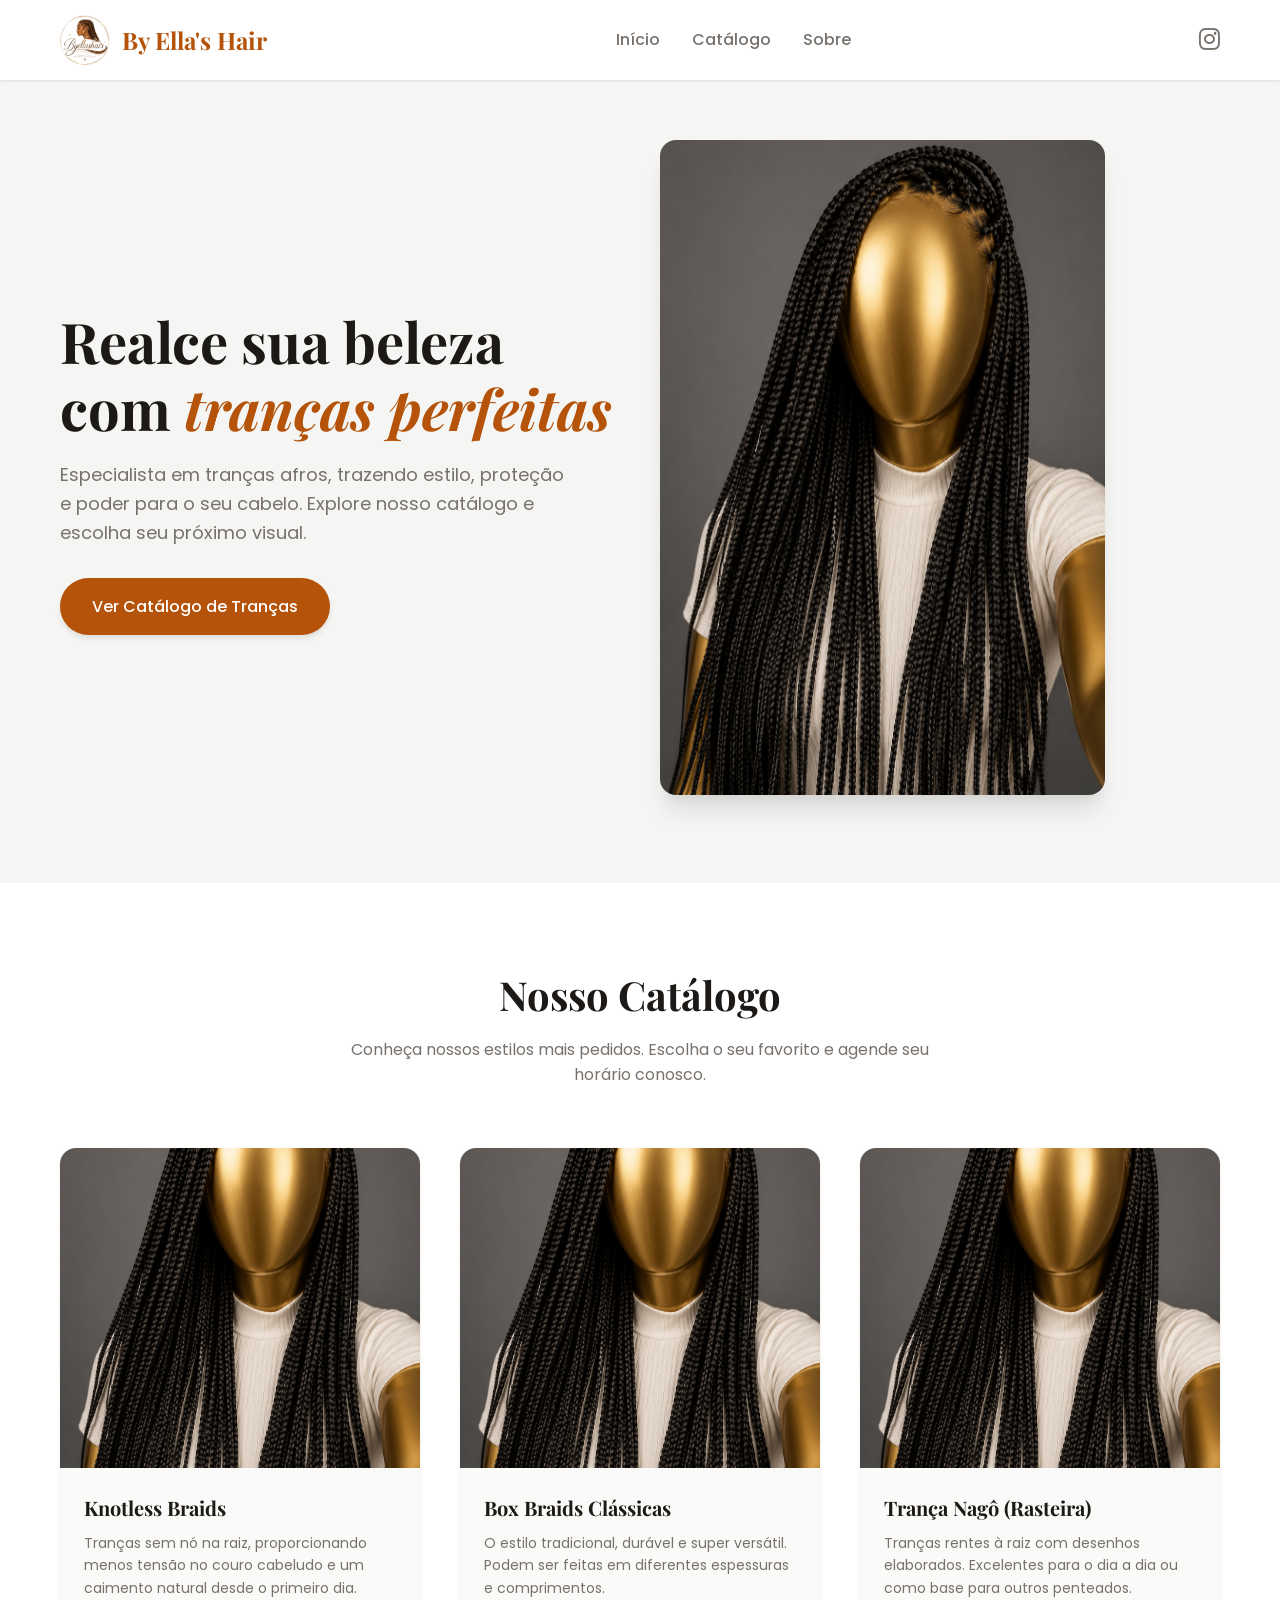
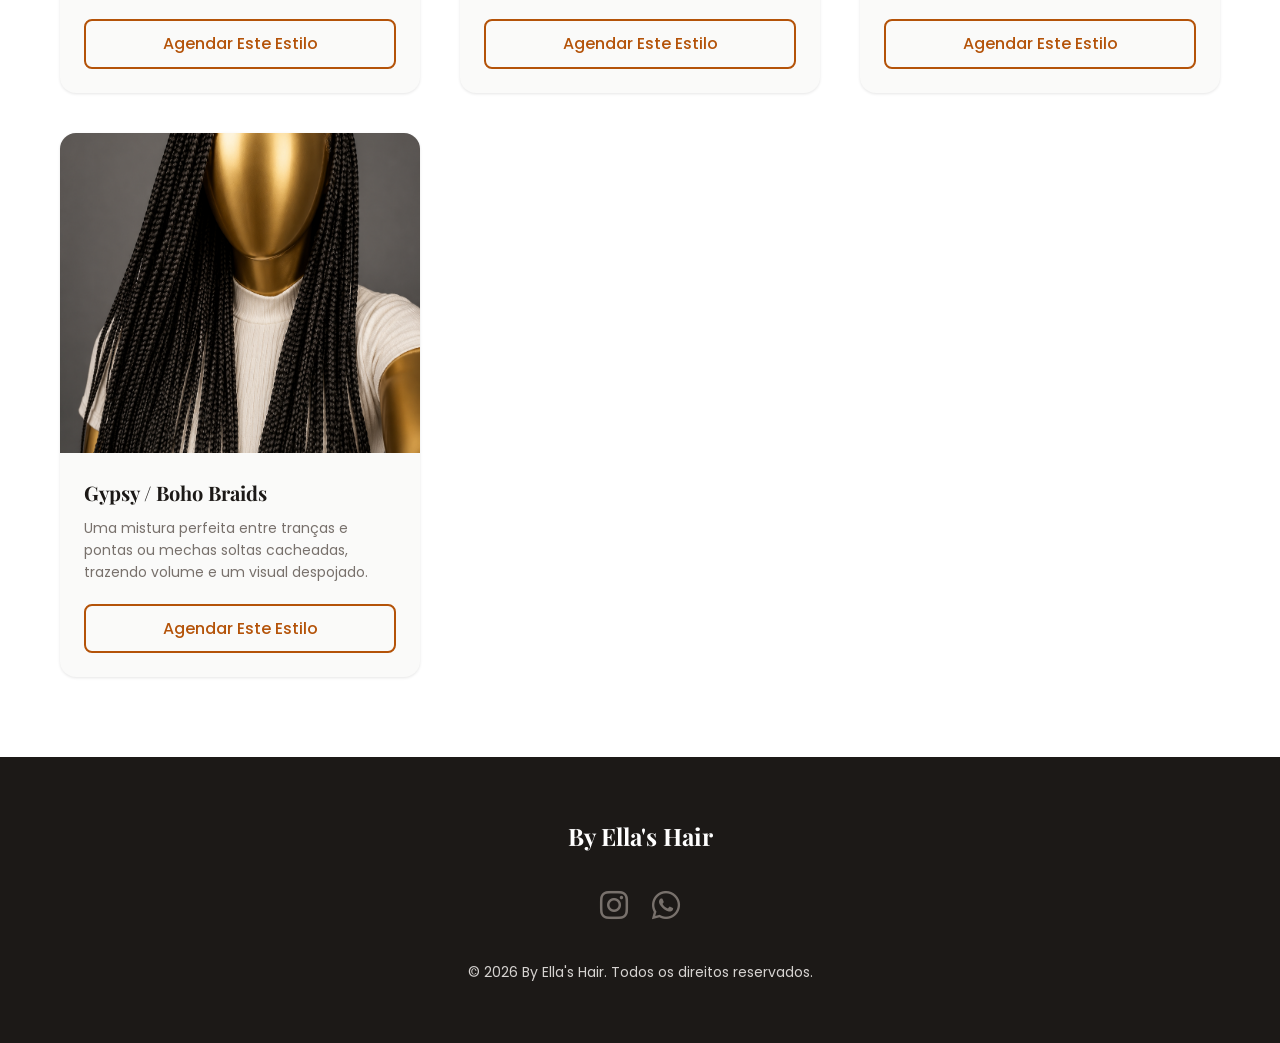
<file: byellashair/index.html>
<!DOCTYPE html>
<html lang="pt-BR">

<head>
    <meta charset="UTF-8">
    <meta name="viewport" content="width=device-width, initial-scale=1.0">
    <link rel="shortcut icon" href="https://scontent-gig4-1.cdninstagram.com/v/t51.82787-19/697000793_18111296794727388_4230580402927319361_n.jpg?stp=dst-jpg_s150x150_tt6&_nc_cat=110&ccb=7-5&_nc_sid=f7ccc5&efg=eyJ2ZW5jb2RlX3RhZyI6InByb2ZpbGVfcGljLnd3dy4xMDgwLkMzIn0%3D&_nc_ohc=o_GZkZ6OytYQ7kNvwEC_w-Z&_nc_oc=AdoMn7Ym5_gd14VCL--lOG_o0BmN57ec71hnjCtlh7grWa0_juFRApNPM6Ul3wKkXKBWy8e0-d58LMoY4wJJOXy5&_nc_zt=24&_nc_ht=scontent-gig4-1.cdninstagram.com&_nc_gid=D-9dy0Cxcl3Iv30zI6jXBg&_nc_ss=7b6a8&oh=00_AQBtKaRmW55eLkmBdXPWbf9hW6Txd3BmDVblesvEQML_2Q&oe=6A51B93A" type="image/x-icon">
    <title>By Ella's Hair | Catálogo de Tranças</title>
    <!-- Ícones do FontAwesome -->
    <link href="https://cdnjs.cloudflare.com/ajax/libs/font-awesome/6.0.0/css/all.min.css" rel="stylesheet">
    <!-- Arquivo CSS Externo -->
    <link rel="stylesheet" href="style.css">
</head>

<body>

    <!-- Navbar -->
    <nav class="navbar">
        <div class="container nav-content">
            <div class="logo">
                <img src="assets/byellasHairLogo-removebg-preview.png" alt="Logo By Ella's Hair" class="logo-img">
                <span class="brand-font">By Ella's Hair</span>
            </div>
            <div class="nav-links">
                <a href="#inicio">Início</a>
                <a href="#catalogo">Catálogo</a>
                <a href="#sobre">Sobre</a>
            </div>
            <div class="nav-social">
                <a href="https://www.instagram.com/byellashair/" target="_blank">
                    <i class="fab fa-instagram"></i>
                </a>
            </div>
        </div>
    </nav>

    <!-- Hero Section -->
    <section id="inicio" class="hero">
        <div class="container hero-content">
            <div class="hero-text">
                <h1>Realce sua beleza com <span class="highlight italic">tranças perfeitas</span></h1>
                <p>Especialista em tranças afros, trazendo estilo, proteção e poder para o seu cabelo. Explore nosso
                    catálogo e escolha seu próximo visual.</p>
                <a href="#catalogo" class="btn-primary">Ver Catálogo de Tranças</a>
            </div>
            <div class="hero-image-wrapper">
                <img src="assets/boxBraid.png"
                    alt="Mulher com tranças" class="hero-image">
            </div>
        </div>
    </section>

    <!-- Seção de Catálogo -->
    <section id="catalogo" class="catalog">
        <div class="container">
            <div class="section-header">
                <h2>Nosso Catálogo</h2>
                <p>Conheça nossos estilos mais pedidos. Escolha o seu favorito e agende seu horário conosco.</p>
            </div>

            <!-- Grid do Catálogo -->
            <div class="catalog-grid">

                <!-- Item 1 -->
                <div class="card">
                    <div class="card-image-wrapper">
                        <img src="assets/boxBraid.png"
                            alt="Knotless Braids" class="card-img">
                    </div>
                    <div class="card-content">
                        <h3>Knotless Braids</h3>
                        <p>Tranças sem nó na raiz, proporcionando menos tensão no couro cabeludo e um caimento natural
                            desde o primeiro dia.</p>
                        <a href="https://wa.me/SEUNUMERO?text=Olá!%20Gostaria%20de%20agendar%20Knotless%20Braids."
                            target="_blank" class="btn-outline">Agendar Este Estilo</a>
                    </div>
                </div>

                <!-- Item 2 -->
                <div class="card">
                    <div class="card-image-wrapper">
                        <img src="assets/boxBraid.png"
                            alt="Box Braids" class="card-img">
                    </div>
                    <div class="card-content">
                        <h3>Box Braids Clássicas</h3>
                        <p>O estilo tradicional, durável e super versátil. Podem ser feitas em diferentes espessuras e
                            comprimentos.</p>
                        <a href="https://wa.me/SEUNUMERO?text=Olá!%20Gostaria%20de%20agendar%20Box%20Braids."
                            target="_blank" class="btn-outline">Agendar Este Estilo</a>
                    </div>
                </div>

                <!-- Item 3 -->
                <div class="card">
                    <div class="card-image-wrapper">
                        <img src="assets/boxBraid.png"
                            alt="Trança Nagô" class="card-img">
                    </div>
                    <div class="card-content">
                        <h3>Trança Nagô (Rasteira)</h3>
                        <p>Tranças rentes à raiz com desenhos elaborados. Excelentes para o dia a dia ou como base para
                            outros penteados.</p>
                        <a href="https://wa.me/SEUNUMERO?text=Olá!%20Gostaria%20de%20agendar%20Trança%20Nagô."
                            target="_blank" class="btn-outline">Agendar Este Estilo</a>
                    </div>
                </div>

                <!-- Item 4 -->
                <div class="card">
                    <div class="card-image-wrapper">
                        <img src="assets/boxBraid.png"
                            alt="Gypsy Braids" class="card-img">
                    </div>
                    <div class="card-content">
                        <h3>Gypsy / Boho Braids</h3>
                        <p>Uma mistura perfeita entre tranças e pontas ou mechas soltas cacheadas, trazendo volume e um
                            visual despojado.</p>
                        <a href="https://wa.me/SEUNUMERO?text=Olá!%20Gostaria%20de%20agendar%20Gypsy%20Braids."
                            target="_blank" class="btn-outline">Agendar Este Estilo</a>
                    </div>
                </div>

            </div>
        </div>
    </section>

    <!-- Footer / Contato -->
    <footer class="footer">
        <div class="container">
            <h3 class="brand-font">By Ella's Hair</h3>
            <div class="footer-social">
                <a href="https://www.instagram.com/byellashair/" target="_blank"><i class="fab fa-instagram"></i></a>
                <a href="https://wa.me/SEUNUMERO" target="_blank"><i class="fab fa-whatsapp"></i></a>
            </div>
            <p>© 2026 By Ella's Hair. Todos os direitos reservados.</p>
        </div>
    </footer>

</body>

</html>
</file>
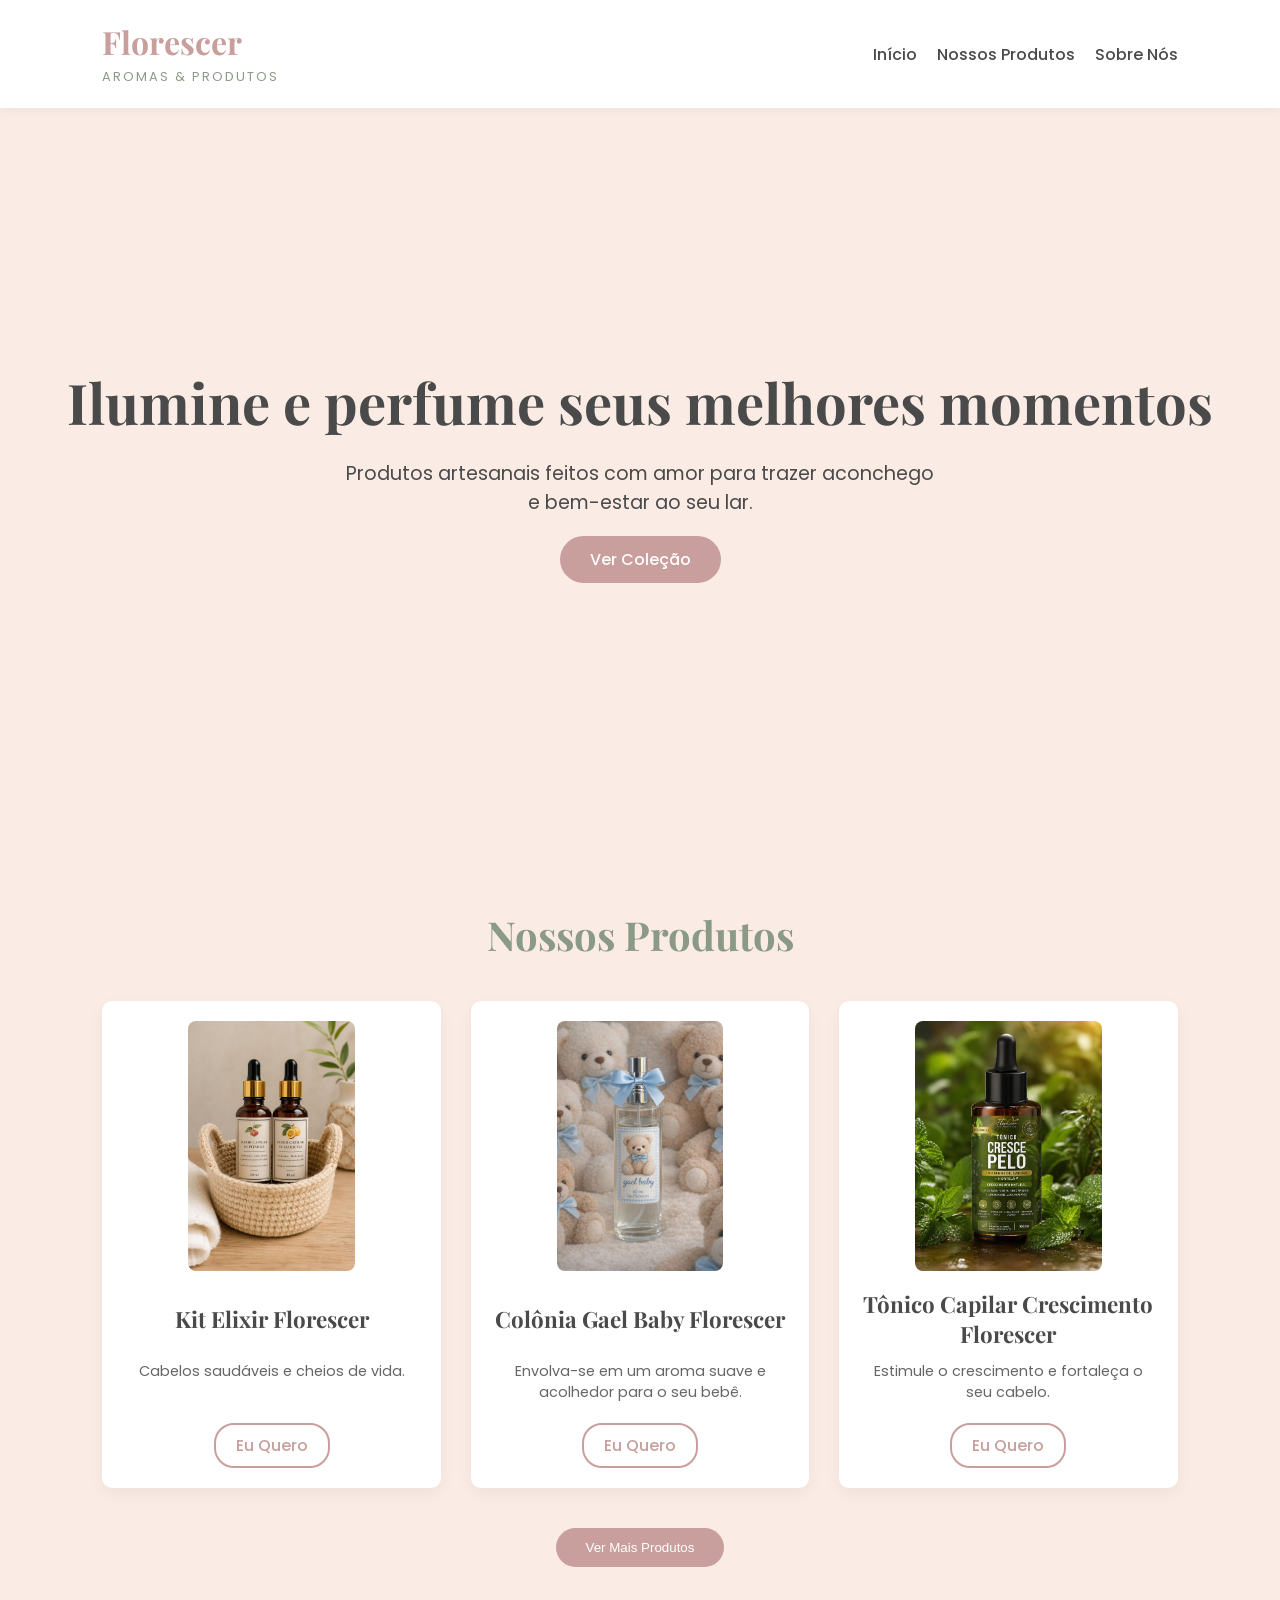
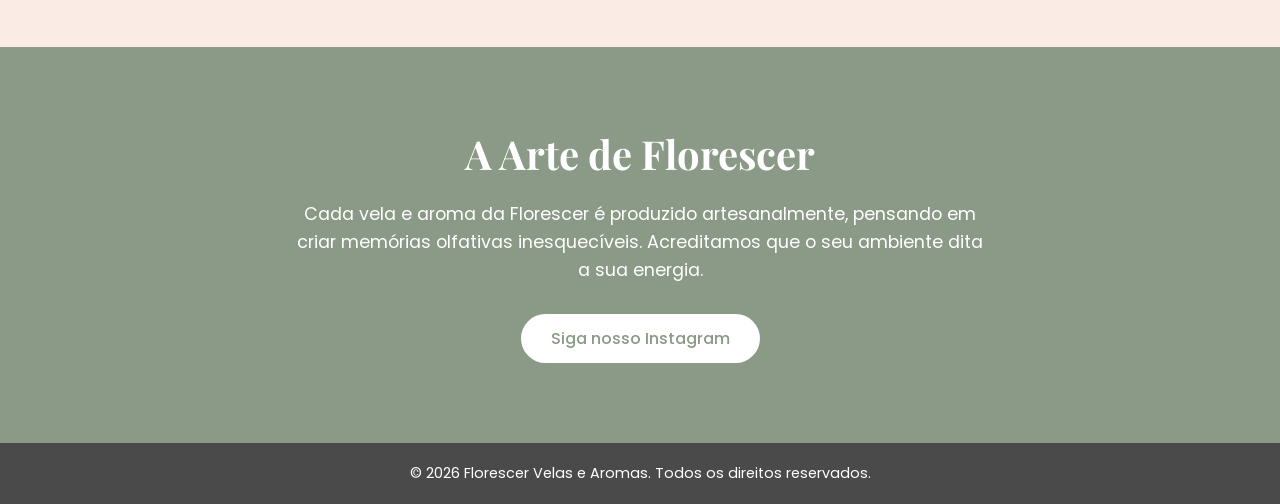
<file: florescer/index.html>
<!DOCTYPE html>
<html lang="pt-BR">

<head>
    <meta charset="UTF-8">
    <meta name="viewport" content="width=device-width, initial-scale=1.0">
    <title>Florescer | Aromas & Produtos</title>
    <link rel="stylesheet" href="style.css">
    <link
        href="https://fonts.googleapis.com/css2?family=Playfair+Display:ital,wght@0,400;0,600;1,400&family=Poppins:wght@300;400;500&display=swap"
        rel="stylesheet">
</head>

<body>

    <header>
        <div class="logo">
            <h1>Florescer</h1>
            <span>Aromas & Produtos</span>
        </div>
        <nav>
            <ul>
                <li><a href="#home">Início</a></li>
                <li><a href="#produtos">Nossos Produtos</a></li>
                <li><a href="#sobre">Sobre Nós</a></li>
            </ul>
        </nav>
    </header>

    <section id="home" class="hero">
        <div class="hero-content">
            <h2>Ilumine e perfume seus melhores momentos</h2>
            <p>Produtos artesanais feitos com amor para trazer aconchego e bem-estar ao seu lar.</p>
            <a href="#produtos" class="btn">Ver Coleção</a>
        </div>
    </section>

<section id="produtos" class="products">
    <h3>Nossos Produtos</h3>
    <div class="product-grid">

        <div class="card">
            <img src="assets/kitelixir.jpeg" alt="kit elixir florescer" class="product-image">
            <h4>Kit Elixir Florescer</h4>
            <p>Cabelos saudáveis e cheios de vida.</p>
            <a href="https://wa.me/5521969667503?text=Olá,%20quero%20encomendar%20o%20kit%20elixir%20florescer"
                target="_blank" class="btn-outline">Eu Quero</a>
        </div>

        <div class="card">
            <img src="assets/coloniagaelbaby.jpeg" alt="Colônia Gael Baby Florescer" class="product-image">
            <h4>Colônia Gael Baby Florescer</h4>
            <p>Envolva-se em um aroma suave e acolhedor para o seu bebê.</p>
            <a href="https://wa.me/5521969667503?text=Olá,%20quero%20encomendar%20a%20colônia%20gael%20baby%20florescer"
                target="_blank" class="btn-outline">Eu Quero</a>
        </div>

        <div class="card">
            <img src="assets/tônicocrescepelo.jpeg" alt="Foto do Tônico Capilar Crescimento Florescer"
                class="product-image">
            <h4>Tônico Capilar Crescimento Florescer</h4>
            <p>Estimule o crescimento e fortaleça o seu cabelo.</p>
            <a href="https://wa.me/5521969667503?text=Olá,%20quero%20encomendar%20o%20tônico%20capilar%20de%20crescimento%20florescer"
                target="_blank" class="btn-outline">Eu Quero</a>
        </div>

        <div class="card produto-oculto">
            <img src="assets/banhodefresia.jpeg" alt="banho de fresia" class="product-image">
            <h4>fragrância Banho de Frésia</h4>
            <p>Uma experiência de banho revitalizante com o aroma da frésia.</p>
            <a href="https://wa.me/5521969667503?text=Olá,%20quero%20encomendar%20o%20banho%20de%20fresia"
                target="_blank" class="btn-outline">Eu Quero</a>
        </div>

        <div class="card produto-oculto">
            <img src="assets/baseextraforte.jpeg" alt="Base Extra Forte" class="product-image">
            <h4>Base Extra Forte</h4>
            <p>Unhas fortes e saudáveis.</p>
            <a href="https://wa.me/5521969667503?text=Olá,%20quero%20encomendar%20a%20base%20extra%20forte" target="_blank"
                class="btn-outline">Eu Quero</a>
        </div>

    </div>

    <div class="btn-container">
        <button id="btn-ver-mais" class="btn">Ver Mais Produtos</button>
    </div>
</section>

    <section id="sobre" class="about">
        <div class="about-text">
            <h3>A Arte de Florescer</h3>
            <p>Cada vela e aroma da Florescer é produzido artesanalmente, pensando em criar memórias olfativas
                inesquecíveis. Acreditamos que o seu ambiente dita a sua energia.</p>
            <a href="https://www.instagram.com/florescervelasearomas_/" target="_blank" class="btn-social">
                Siga nosso Instagram
            </a>
        </div>
    </section>

    <footer>
        <p>&copy; 2026 Florescer Velas e Aromas. Todos os direitos reservados.</p>
    </footer>
    <script src="script.js" defer></script>
</body>

</html>
</file>
<file: byellashair/style.css>
/* =========================================
   1. FONTES E VARIÁVEIS
   ========================================= */
@import url('https://fonts.googleapis.com/css2?family=Playfair+Display:ital,wght@0,400;0,600;0,700;1,400&family=Poppins:wght@300;400;500;600&display=swap');

:root {
    /* Paleta de Cores */
    --bg-main: #fafaf9;
    --bg-surface: #ffffff;
    --bg-card: #fafaf9;
    --bg-muted: #f5f5f4;
    --bg-dark: #1c1917;

    --text-main: #292524;
    --text-dark: #1c1917;
    --text-muted: #78716c;
    --text-light: #d6d3d1;

    --primary: #b45309;
    --primary-hover: #92400e;
    --instagram: #db2777;

    /* Tamanhos Base */
    --container-width: 1200px;
    --nav-height: 80px;
}

/* =========================================
2. RESET GERAL E TIPOGRAFIA
   ========================================= */
* {
    margin: 0;
    padding: 0;
    box-sizing: border-box;
}

html {
    scroll-behavior: smooth;
}

body {
    font-family: 'Poppins', sans-serif;
    background-color: var(--bg-main);
    color: var(--text-main);
    line-height: 1.6;
}

h1,
h2,
h3,
.brand-font {
    font-family: 'Playfair Display', serif;
}

.italic {
    font-style: italic;
}

.highlight {
    color: var(--primary);
}

a {
    text-decoration: none;
}

ul {
    list-style: none;
}

/* Container Principal */
.container {
    width: 100%;
    max-width: var(--container-width);
    margin: 0 auto;
    padding: 0 20px;
}

/* =========================================
3. BARRA DE NAVEGAÇÃO (NAVBAR)
   ========================================= */
.navbar {
    position: fixed;
    top: 0;
    width: 100%;
    height: var(--nav-height);
    background-color: rgba(255, 255, 255, 0.95);
    backdrop-filter: blur(10px);
    box-shadow: 0 1px 3px rgba(0, 0, 0, 0.1);
    z-index: 1000;
}

.nav-content {
    display: flex;
    justify-content: space-between;
    align-items: center;
    height: 100%;
}
/* Container da logo para alinhar imagem e texto lado a lado */
.logo {
    display: flex;
    align-items: center;
    gap: 12px;
    /* Espaçamento entre a imagem e o nome */
}

/* Restringe o tamanho da imagem da logo */
.logo-img {
    height: 50px;
    /* Altura ideal para caber na navbar de 80px */
    width: auto;
    /* Mantém a proporção original da imagem */
    object-fit: contain;
}

.logo span {
    font-size: 1.5rem;
    font-weight: 700;
    color: var(--primary);
}

.nav-links {
    display: flex;
    gap: 2rem;
}

.nav-links a {
    color: var(--text-muted);
    font-weight: 500;
    transition: color 0.3s;
}

.nav-links a:hover {
    color: var(--primary);
}

.nav-social a {
    font-size: 1.5rem;
    color: var(--text-muted);
    transition: color 0.3s;
}

.nav-social a:hover {
    color: var(--instagram);
}

/* =========================================
4. HERO SECTION (INÍCIO)
   ========================================= */
.hero {
    padding-top: calc(var(--nav-height) + 60px);
    padding-bottom: 80px;
    background-color: var(--bg-muted);
}

.hero-content {
    display: flex;
    align-items: center;
    justify-content: space-between;
    gap: 40px;
}

.hero-text {
    flex: 1;
}

.hero-text h1 {
    font-size: 3.5rem;
    color: var(--text-dark);
    line-height: 1.2;
    margin-bottom: 20px;
}

.hero-text p {
    font-size: 1.125rem;
    color: var(--text-muted);
    margin-bottom: 30px;
    max-width: 90%;
}

.hero-image-wrapper {
    flex: 1;
}

.hero-image {
    width: 445px;
    height: 655px;
    object-fit:cover;
    border-radius: 16px;
    box-shadow: 0 20px 25px -5px rgba(0, 0, 0, 0.1), 0 10px 10px -5px rgba(0, 0, 0, 0.04);
}

/* Botões */
.btn-primary {
    display: inline-block;
    background-color: var(--primary);
    color: #fff;
    padding: 16px 32px;
    border-radius: 50px;
    font-weight: 500;
    box-shadow: 0 4px 6px -1px rgba(0, 0, 0, 0.1);
    transition: background-color 0.3s, transform 0.2s;
}

.btn-primary:hover {
    background-color: var(--primary-hover);
    transform: translateY(-2px);
}

/* =========================================
5. SEÇÃO DE CATÁLOGO
   ========================================= */
.catalog {
    padding: 80px 0;
    background-color: var(--bg-surface);
}

.section-header {
    
    margin-bottom: 60px;
    text-align: center;
}

.section-header h2 {
    font-size: 2.5rem;
    color: var(--text-dark);
    margin-bottom: 10px;
}

.section-header p {
    color: var(--text-muted);
    max-width: 600px;
    margin: 0 auto;
}

.catalog-grid {
    display: grid;
    grid-template-columns: repeat(3, 1fr);
    gap: 40px;
}

/* Cards do Catálogo */
.card {
    background-color: var(--bg-card);
    border-radius: 16px;
    overflow: hidden;
    box-shadow: 0 1px 3px rgba(0, 0, 0, 0.1);
    transition: box-shadow 0.3s, transform 0.3s;
}

.card:hover {
    box-shadow: 0 20px 25px -5px rgba(0, 0, 0, 0.1);
    transform: translateY(-5px);
}

.card-image-wrapper {
    height: 320px;
    overflow: hidden;
}

.card-img {
    width: 100%;
    height: 100%;
    object-fit: cover;
    transition: transform 0.5s;
}

.card:hover .card-img {
    transform: scale(1.05);
}

.card-content {
    padding: 24px;
}

.card-content h3 {
    font-size: 1.25rem;
    color: var(--text-dark);
    margin-bottom: 8px;
}

.card-content p {
    font-size: 0.875rem;
    color: var(--text-muted);
    margin-bottom: 20px;
    min-height: 60px;
}

/* Botão Secundário */
.btn-outline {
    display: block;
    text-align: center;
    border: 2px solid var(--primary);
    color: var(--primary);
    padding: 10px 0;
    border-radius: 8px;
    font-weight: 500;
    transition: all 0.3s;
}

.btn-outline:hover {
    background-color: var(--primary);
    color: #fff;
}

/* =========================================
6. FOOTER
   ========================================= */
.footer {
    background-color: var(--bg-dark);
    color: var(--text-light);
    text-align: center;
    padding: 60px 0;
}

.footer h3 {
    font-size: 1.5rem;
    color: #fff;
    margin-bottom: 24px;
}

.footer-social {
    display: flex;
    justify-content: center;
    gap: 24px;
    margin-bottom: 30px;
}

.footer-social a {
    font-size: 2rem;
    color: var(--text-muted);
    transition: color 0.3s;
}

.footer-social a:hover {
    color: #fff;
}

.footer p {
    font-size: 0.875rem;
}

/* =========================================
7. RESPONSIVIDADE (MOBILE)
   ========================================= */
@media (max-width: 900px) {
    .catalog-grid {
        grid-template-columns: repeat(2, 1fr);
    }
}

@media (max-width: 768px) {
    .nav-links {
        display: none;
        /* Esconde os links no mobile por simplicidade */
    }

    .hero-content {
        flex-direction: column-reverse;
        text-align: center;
    }

    .hero-text h1 {
        font-size: 2.5rem;
    }

    .hero-text p {
        max-width: 100%;
    }

    .hero-image {
        height: 350px;
    }

    .catalog-grid {
        grid-template-columns: 1fr;
    }
}
</file>
<file: florescer/style.css>
/* Variáveis de Cores - Altere aqui com as cores do Instagram dela! */
:root {
    --cor-fundo: #FAECE5;
    /* Bege/Rosê bem claro */
    --cor-primaria: #C89F9C;
    /* Rosê médio */
    --cor-secundaria: #8A9A86;
    /* Verde Sálvia */
    --cor-texto-escuro: #4A4A4A;
    --cor-texto-claro: #FFFFFF;
    --fonte-titulos: 'Playfair Display', serif;
    --fonte-textos: 'Poppins', sans-serif;
}

/* Reset de estilos globais - Remove margens e paddings padrão de todos os elementos */
* {
    margin: 0;
    padding: 0;
    box-sizing: border-box;
}

/* Estilos do corpo da página */
body {
    font-family: var(--fonte-textos);
    background-color: var(--cor-fundo);
    color: var(--cor-texto-escuro);
}
/* Faz a rolagem dos links do menu deslizar suavemente */
html {
    scroll-behavior: smooth;
}

/* Dá um "desconto" no topo de todas as seções para o menu não cobrir o título */
section {
    scroll-margin-top: 90px;
    /* Ajuste esse valor se o seu menu for mais alto ou mais baixo */
}
/* Estilos do cabeçalho */
header {
    display: flex;
    justify-content: space-between;
    align-items: center;
    padding: 20px 8%;
    background-color: var(--cor-texto-claro);
    box-shadow: 0 2px 10px rgba(0, 0, 0, 0.05);
    position: sticky;
    top: 0;
    z-index: 100;
}

/* Estilos da logo */
.logo h1 {
    font-family: var(--fonte-titulos);
    color: var(--cor-primaria);
    font-size: 2rem;
}

.logo span {
    font-size: 0.8rem;
    letter-spacing: 2px;
    text-transform: uppercase;
    color: var(--cor-secundaria);
}

/* Estilos da navegação */
nav ul {
    list-style: none;
    display: flex;
    gap: 20px;
}

nav a {
    text-decoration: none;
    color: var(--cor-texto-escuro);
    font-weight: 500;
    transition: 0.3s;
}

nav a:hover {
    color: var(--cor-primaria);
}

/* Estilos da seção hero */
.hero {
    height: 80vh;
    display: flex;
    align-items: center;
    justify-content: center;
    text-align: center;
    background: linear-gradient(rgba(250, 236, 229, 0.8), rgba(250, 236, 229, 0.8)), url('https://images.unsplash.com/photo-1603006905003-be475563bc59?auto=format&fit=crop&q=80&w=1920') center/cover;
    padding: 0 20px;
}

.hero h2 {
    font-family: var(--fonte-titulos);
    font-size: 3.5rem;
    color: var(--cor-texto-escuro);
    margin-bottom: 20px;
}

.hero p {
    font-size: 1.2rem;
    margin-bottom: 30px;
    max-width: 600px;
    margin-left: auto;
    margin-right: auto;
}

/* Estilos do botão principal */
.btn {
    padding: 12px 30px;
    background-color: var(--cor-primaria);
    color: var(--cor-texto-claro);
    text-decoration: none;
    border-radius: 30px;
    font-weight: 500;
    transition: 0.3s;
}

.btn:hover {
    background-color: var(--cor-secundaria);
}

/* Produtos */
.products {
    padding: 80px 8%;
    text-align: center;
}

.products h3 {
    font-family: var(--fonte-titulos);
    font-size: 2.5rem;
    margin-bottom: 40px;
    color: var(--cor-secundaria);
}

.product-grid {
    display: grid;
    grid-template-columns: repeat(auto-fit, minmax(280px, 1fr));
    gap: 30px;
}

.card {
    background: var(--cor-texto-claro);
    padding: 20px;
    border-radius: 10px;
    box-shadow: 0 5px 15px rgba(0, 0, 0, 0.05);
    transition: transform 0.3s;
    display: flex;
    flex-direction: column;
    align-items: center;
    justify-content: flex-start;/* Mudamos de center para flex-start para o texto ficar lá em cima */
    text-align: center;
    height: 100%;/* Faz todos os cards da mesma fileira terem a mesma altura */
    animation: surgirSuave 0.6s ease-out;
}

.card:hover {
    transform: translateY(-5px);
}

/* Regra para estilizar as imagens reais dos produtos */
.product-image {
    max-width: 100%;
    /* Ajustado para max-width */
    height: 250px;
    /* Fixado para manter padrão */
    object-fit: cover;/* Preenche todo o espaço. Se a foto for muito fina ou larga, ele dá um zoom e esconde as sobras */
    border-radius: 8px;
    margin-bottom: 15px;
}

.card h4 {
    font-family: var(--fonte-titulos);
    font-size: 1.4rem;
    margin-bottom: 10px;
    text-align: center;
    /* Regras novas para padronizar o tamanho dos títulos */
        min-height: 65px;
        /* Reserva espaço suficiente para até 2 ou 3 linhas */
        display: flex;
        align-items: center;
        /* Se tiver só 1 linha, o título fica centralizado no espaço */
        justify-content: center;
}

.card p {
    font-size: 0.9rem;
    margin-bottom: 20px;
    color: #666;
    text-align: center;
}

.btn-outline {
    display: inline-block;
    text-decoration: none;
    padding: 8px 20px;
    border: 2px solid var(--cor-primaria);
    background: transparent;
    color: var(--cor-primaria);
    border-radius: 20px;
    cursor: pointer;
    transition: 0.3s;
    font-weight: 500;
    margin-top: auto; /* Empurra o botão para a parte mais baixa possível do card */
}

.btn-outline:hover {
    background: var(--cor-primaria);
    color: var(--cor-texto-claro);
}

/* Sobre */
.about {
    background-color: var(--cor-secundaria);
    color: var(--cor-texto-claro);
    padding: 80px 8%;
    text-align: center;
}

.about h3 {
    font-family: var(--fonte-titulos);
    font-size: 2.5rem;
    margin-bottom: 20px;
}

.about p {
    max-width: 700px;
    margin: 0 auto 30px auto;
    font-size: 1.1rem;
    line-height: 1.6;
}

.btn-social {
    display: inline-block;
    padding: 12px 30px;
    background-color: var(--cor-texto-claro);
    color: var(--cor-secundaria);
    text-decoration: none;
    border-radius: 30px;
    font-weight: 500;
    transition: 0.3s;
}

.btn-social:hover {
    background-color: var(--cor-primaria);
    color: var(--cor-texto-claro);
}

/* Rodapé */
footer {
    text-align: center;
    padding: 20px;
    background-color: var(--cor-texto-escuro);
    color: var(--cor-texto-claro);
    font-size: 0.9rem;
}

/* Responsividade Básica */
@media (max-width: 768px) {
    header {
        flex-direction: column;
        gap: 15px;
    }

    .hero h2 {
        font-size: 2.5rem;
    }
}

/* --- Funcionalidade Ver Mais / Ver Menos --- */

/* Esconde por padrão */
.produto-oculto {
    display: none !important;
}

/* Classe que "ativa" a visualização com animação */
.card.ativo {
    display: flex !important;
    animation: surgirSuave 0.6s ease-out forwards;
}

@keyframes surgirSuave {
    0% {
        opacity: 0;
        transform: translateY(20px);
    }

    100% {
        opacity: 1;
        transform: translateY(0);
    }
}

.btn-container {
    margin-top: 40px;
    text-align: center;
}

#btn-ver-mais {
    cursor: pointer;
    border: none;
    transition: all 0.3s ease;
}
.card.ativo:hover {
    transform: translateY(-5px) !important;
}
</file>
